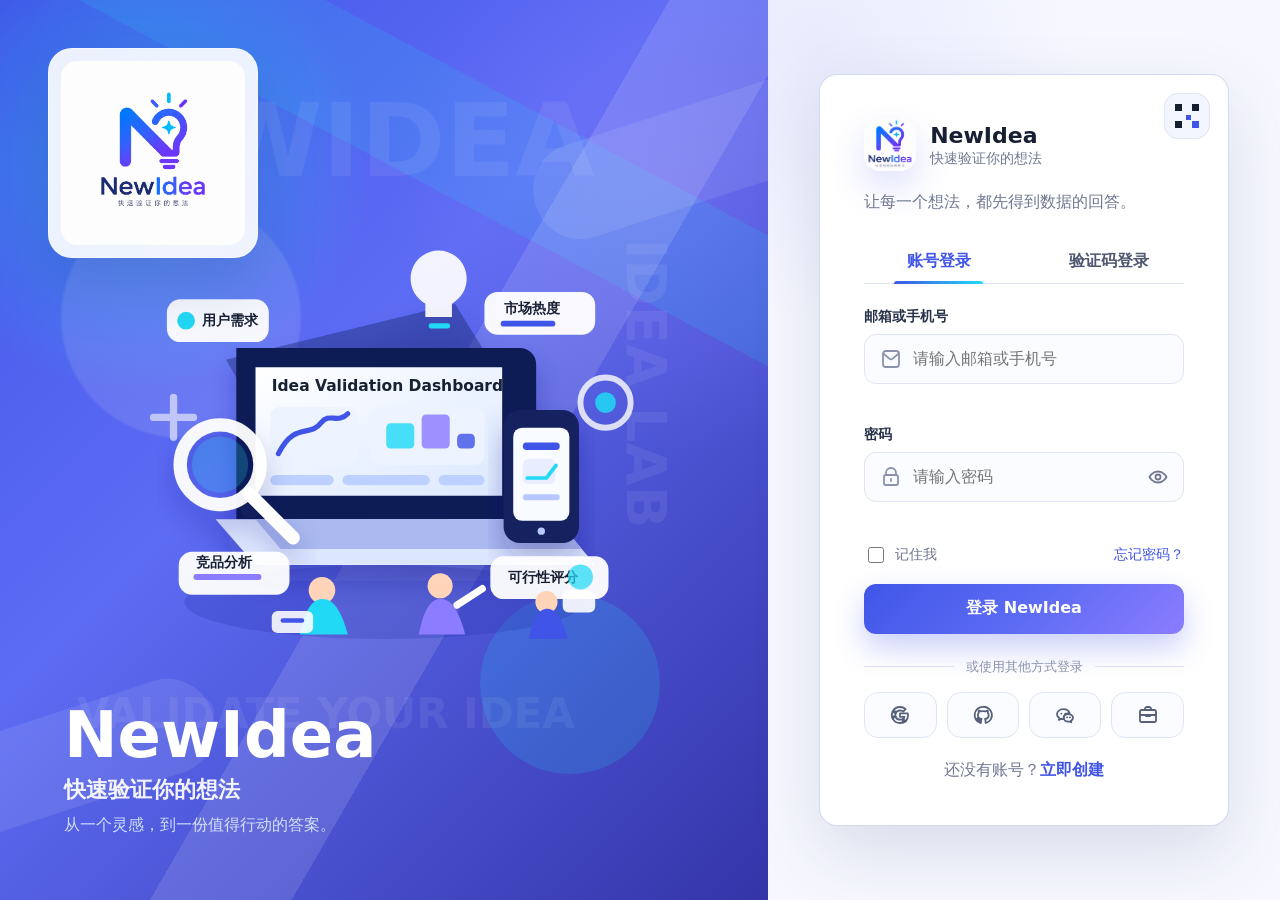
<file: index.html>
<!doctype html>
<html lang="zh-CN">
  <head>
    <meta charset="utf-8" />
    <meta name="viewport" content="width=device-width, initial-scale=1" />
    <title>NewIdea 登录</title>
    <link rel="icon" type="image/png" href="./assets/images/newidea-logo.png" />
    <link rel="stylesheet" href="./login.css" />
  </head>
  <body>
    <main id="loginApp" class="login-app" aria-label="NewIdea 登录页"></main>
    <div class="auth-toast" id="authToast" role="status" aria-live="polite"></div>
    <script src="./login-components.js"></script>
    <script src="./login.js"></script>
  </body>
</html>
</file>
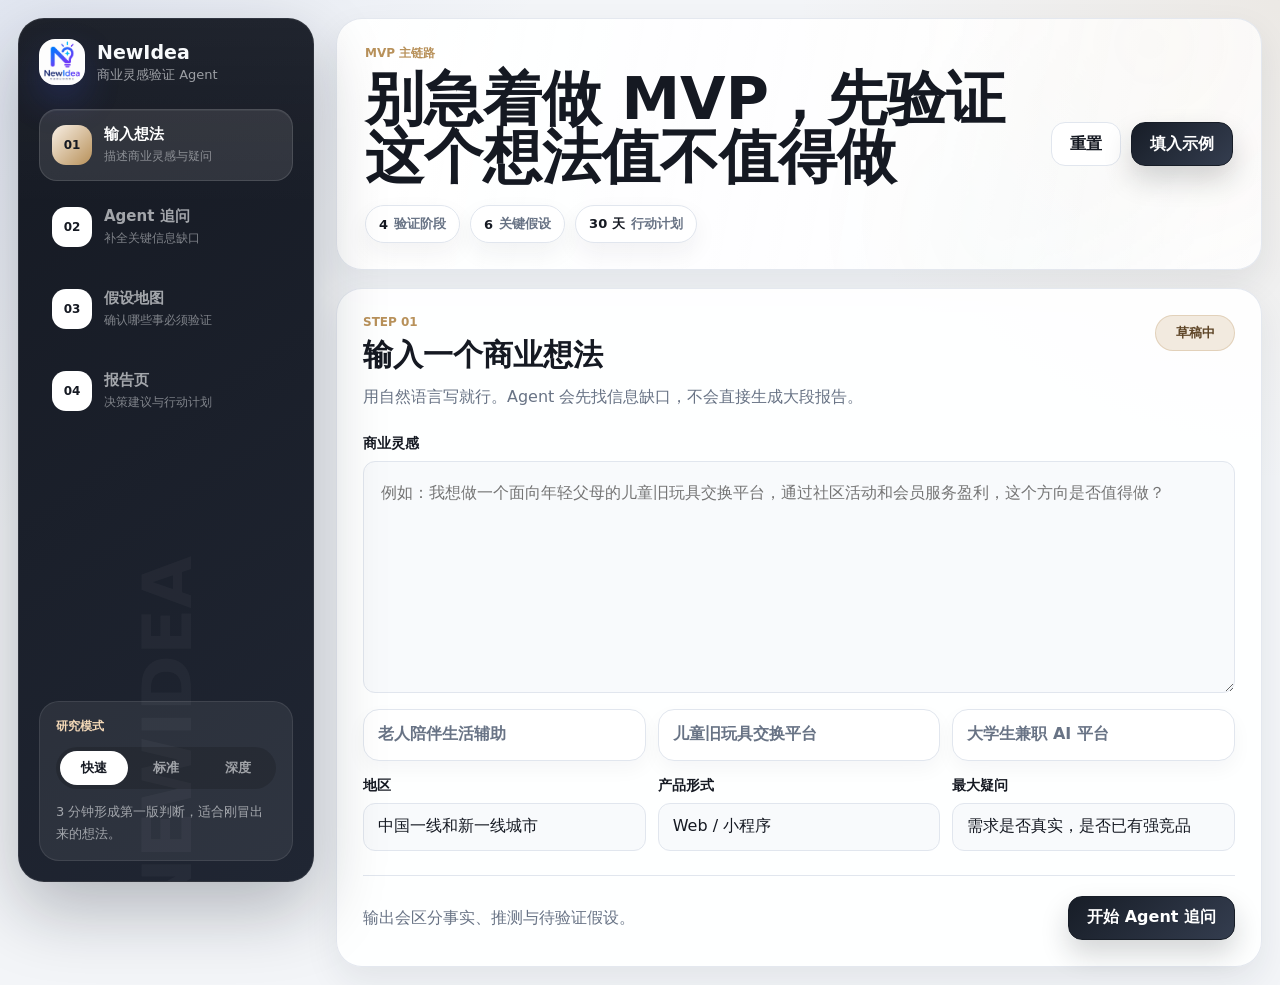
<file: app.html>
<!doctype html>
<html lang="zh-CN">
  <head>
    <meta charset="utf-8" />
    <meta name="viewport" content="width=device-width, initial-scale=1" />
    <title>NewIdea Validation Workspace</title>
    <link rel="icon" type="image/png" href="./assets/images/newidea-logo.png" />
    <link rel="stylesheet" href="./styles.css" />
  </head>
  <body>
    <div class="app-shell">
      <aside class="sidebar" aria-label="项目导航">
        <div class="brand">
          <div class="brand-mark" aria-hidden="true">
            <img src="./assets/images/newidea-logo.png" alt="" />
          </div>
          <div>
            <p class="brand-name">NewIdea</p>
            <p class="brand-subtitle">商业灵感验证 Agent</p>
          </div>
        </div>

        <nav class="steps" aria-label="验证流程">
          <button class="step is-active" data-step-jump="idea">
            <span class="step-index">01</span>
            <span>
              <strong>输入想法</strong>
              <small>描述商业灵感与疑问</small>
            </span>
          </button>
          <button class="step" data-step-jump="dialogue">
            <span class="step-index">02</span>
            <span>
              <strong>Agent 追问</strong>
              <small>补全关键信息缺口</small>
            </span>
          </button>
          <button class="step" data-step-jump="map">
            <span class="step-index">03</span>
            <span>
              <strong>假设地图</strong>
              <small>确认哪些事必须验证</small>
            </span>
          </button>
          <button class="step" data-step-jump="report">
            <span class="step-index">04</span>
            <span>
              <strong>报告页</strong>
              <small>决策建议与行动计划</small>
            </span>
          </button>
        </nav>

        <div class="mode-panel">
          <p class="eyebrow">研究模式</p>
          <div class="segmented" role="group" aria-label="选择研究模式">
            <button class="is-selected" data-mode="quick">快速</button>
            <button data-mode="standard">标准</button>
            <button data-mode="deep">深度</button>
          </div>
          <p class="mode-copy" id="modeCopy">3 分钟形成第一版判断，适合刚冒出来的想法。</p>
        </div>
      </aside>

      <main class="workspace">
        <header class="topbar">
          <div>
            <p class="eyebrow">MVP 主链路</p>
            <h1>别急着做 MVP，先验证这个想法值不值得做</h1>
            <div class="topbar-metrics" aria-label="当前项目概览">
              <span><strong>4</strong> 验证阶段</span>
              <span><strong>6</strong> 关键假设</span>
              <span><strong>30 天</strong> 行动计划</span>
            </div>
          </div>
          <div class="topbar-actions">
            <button class="ghost-button" id="resetBtn" type="button">重置</button>
            <button class="primary-button" id="demoBtn" type="button">填入示例</button>
          </div>
        </header>

        <section class="panel active-panel" id="ideaPanel" data-panel="idea" aria-labelledby="ideaTitle">
          <div class="panel-header">
            <div>
              <p class="eyebrow">Step 01</p>
              <h2 id="ideaTitle">输入一个商业想法</h2>
              <p class="section-copy">用自然语言写就行。Agent 会先找信息缺口，不会直接生成大段报告。</p>
            </div>
            <span class="status-pill">草稿中</span>
          </div>

          <label class="field">
            <span>商业灵感</span>
            <textarea id="ideaInput" rows="7" placeholder="例如：我想做一个面向年轻父母的儿童旧玩具交换平台，通过社区活动和会员服务盈利，这个方向是否值得做？"></textarea>
          </label>

          <div class="prompt-row" aria-label="示例想法">
            <button class="prompt-chip" data-example="我想做一个老人陪伴生活辅助平台，为独居或半独居老人提供陪伴聊天、用药提醒、医院陪护提醒、生活辅助和紧急求助服务。">老人陪伴生活辅助</button>
            <button class="prompt-chip" data-example="我想做一个面向年轻父母的儿童旧玩具交换平台，通过社区活动和会员服务盈利，这个方向是否值得做？">儿童旧玩具交换平台</button>
            <button class="prompt-chip" data-example="我想做一个帮助大学生寻找短期兼职的 AI 平台，根据技能、时间和地点自动匹配兼职机会。">大学生兼职 AI 平台</button>
          </div>

          <div class="idea-meta-grid">
            <label class="field compact">
              <span>地区</span>
              <input id="marketInput" type="text" value="中国一线和新一线城市" />
            </label>
            <label class="field compact">
              <span>产品形式</span>
              <input id="formatInput" type="text" value="Web / 小程序" />
            </label>
            <label class="field compact">
              <span>最大疑问</span>
              <input id="doubtInput" type="text" value="需求是否真实，是否已有强竞品" />
            </label>
          </div>

          <div class="panel-footer">
            <p class="helper-text">输出会区分事实、推测与待验证假设。</p>
            <button class="primary-button" id="startBtn" type="button">开始 Agent 追问</button>
          </div>
        </section>

        <section class="panel" id="dialoguePanel" data-panel="dialogue" aria-labelledby="dialogueTitle">
          <div class="panel-header">
            <div>
              <p class="eyebrow">Step 02</p>
              <h2 id="dialogueTitle">Agent 追问</h2>
              <p class="section-copy">一次只问少量关键问题。回答不完整时，系统会标记为待验证。</p>
            </div>
            <span class="status-pill warning">补信息</span>
          </div>

          <div class="chat-layout">
            <div class="chat-stream" id="chatStream" aria-live="polite">
              <div class="empty-state">
                <span class="empty-icon" aria-hidden="true"></span>
                <p>输入想法后，Agent 会在这里提出 3 到 5 个关键追问。</p>
              </div>
            </div>

            <div class="answer-card">
              <div class="answer-card-header">
                <h3>你的补充</h3>
                <button class="ghost-button small" id="quickAnswerBtn" type="button">快速填充</button>
              </div>
              <p class="helper-text compact-copy">这些问题会决定最终报告海报里的评分、图表、画像、竞品和下一步建议。</p>
              <label class="field">
                <span>目标用户是谁？</span>
                <input id="answerUser" type="text" placeholder="例如：25-38 岁的一二线城市年轻父母" />
              </label>
              <label class="field">
                <span>用户现在怎么解决？</span>
                <input id="answerAlternative" type="text" placeholder="例如：二手平台、亲友转赠、闲置群" />
              </label>
              <label class="field">
                <span>你的方案有什么不同？</span>
                <input id="answerDiff" type="text" placeholder="例如：本地社区活动、玩具状态标准化、信任机制" />
              </label>
              <label class="field">
                <span>你最想验证什么？</span>
                <input id="answerValidation" type="text" placeholder="例如：家长是否愿意把玩具拿出来交换并付费" />
              </label>
              <div class="question-pack">
                <p class="question-pack-title">报告海报字段</p>
                <label class="field">
                  <span>用户痛点 TOP 5</span>
                  <textarea id="answerPains" rows="3" placeholder="例如：闲置无处处理；担心卫生安全；不信任陌生交易；玩具价格高；孩子兴趣变化快"></textarea>
                </label>
                <label class="field">
                  <span>主要使用场景与占比</span>
                  <input id="answerScenes" type="text" placeholder="例如：社区交换45%，亲友转赠25%，二手平台20%，线下活动10%" />
                </label>
                <label class="field">
                  <span>付费意愿与价格区间</span>
                  <input id="answerPayment" type="text" placeholder="例如：月费19-49元；愿为消毒、配送、活动组织付费" />
                </label>
                <label class="field">
                  <span>直接竞品或替代方案</span>
                  <input id="answerCompetitors" type="text" placeholder="例如：闲鱼、社区团购群、亲子活动机构、线下跳蚤市场" />
                </label>
                <label class="field">
                  <span>用户画像关键特征</span>
                  <input id="answerPersona" type="text" placeholder="例如：二孩家庭、重视安全、时间紧、希望省钱但更在意信任" />
                </label>
                <label class="field">
                  <span>关键功能热词</span>
                  <input id="answerFeatures" type="text" placeholder="例如：身份认证、玩具消毒、同城匹配、积分交换、亲子活动" />
                </label>
  <label class="field">
                  <span>最需要规避的风险</span>
                  <input id="answerRisks" type="text" placeholder="例如：卫生安全、信任纠纷、履约成本、冷启动供给不足" />
                </label>
                <label class="field">
                  <span>商业落地路径</span>
                  <input id="answerGoToMarket" type="text" placeholder="例如：先做社区试点，再用亲子社群获客，最后扩展到城市合伙人" />
                </label>
                <label class="field">
                  <span>启动预算与资金来源</span>
                  <input id="answerBudget" type="text" placeholder="例如：前 3 个月预算 8-15 万；自筹为主，必要时找天使资金" />
                </label>
                <label class="field">
                  <span>收入模型与关键成本</span>
                  <input id="answerRevenue" type="text" placeholder="例如：订阅费、服务费、佣金；主要成本为获客、履约、人力和模型调用" />
                </label>
                <label class="field">
                  <span>当前资源与约束</span>
                  <input id="answerResources" type="text" placeholder="例如：有开发者和社群资源，但缺少线下履约团队和行业渠道" />
                </label>
              </div>
              <button class="primary-button full" id="buildMapBtn" type="button">生成假设地图</button>
            </div>
          </div>
        </section>

        <section class="panel" id="mapPanel" data-panel="map" aria-labelledby="mapTitle">
          <div class="panel-header">
            <div>
              <p class="eyebrow">Step 03</p>
              <h2 id="mapTitle">项目假设地图</h2>
              <p class="section-copy">把商业判断拆成可验证的关键假设，并标记重要性与证据状态。</p>
            </div>
            <span class="status-pill success">可确认</span>
          </div>

          <div class="map-toolbar">
            <div>
              <p class="toolbar-title" id="mapProjectName">未命名项目</p>
              <p class="helper-text">点击卡片可切换“未验证 / 部分验证 / 已确认”。</p>
            </div>
            <button class="ghost-button" id="addHypothesisBtn" type="button">添加假设</button>
          </div>

          <div class="hypothesis-grid" id="hypothesisGrid"></div>

          <div class="research-strip" aria-label="研究任务拆解">
            <div>
              <span class="task-dot"></span>
              <strong>竞品扫描</strong>
              <small>找直接竞品与替代方案</small>
            </div>
            <div>
              <span class="task-dot"></span>
              <strong>用户痛点</strong>
              <small>识别真实抱怨与现有成本</small>
            </div>
            <div>
              <span class="task-dot"></span>
              <strong>付费意愿</strong>
              <small>拆解谁付费、为什么付费</small>
            </div>
            <div>
              <span class="task-dot"></span>
              <strong>第一轮实验</strong>
              <small>设计可执行验证动作</small>
            </div>
          </div>

          <div class="panel-footer">
            <p class="helper-text">真实版本会在这里启动搜索 API 与证据采集队列。</p>
            <button class="primary-button" id="generateReportBtn" type="button">生成报告页</button>
          </div>
        </section>

        <section class="panel" id="reportPanel" data-panel="report" aria-labelledby="reportTitle">
          <div class="panel-header">
            <div>
              <p class="eyebrow">Step 04</p>
              <h2 id="reportTitle">商业可行性报告</h2>
              <p class="section-copy">不是给出确定答案，而是告诉你现在最应该验证什么。</p>
            </div>
            <div class="report-actions">
              <button class="ghost-button" id="printBtn" type="button">导出 PDF</button>
              <button class="ghost-button" id="pptBtn" type="button">生成 PPT 摘要</button>
            </div>
          </div>

          <div class="report-hero">
            <div>
              <p class="decision-label">建议验证后推进</p>
              <h3 id="reportProjectTitle">商业想法初步判断</h3>
              <p id="reportSummary">完成输入与追问后，这里会生成项目摘要。</p>
            </div>
            <div class="score-ring" aria-label="可行性评分">
              <span id="scoreValue">72</span>
              <small>可行性</small>
            </div>
          </div>

          <div class="report-grid">
            <article class="report-block">
              <h3>核心结论</h3>
              <ul id="conclusionList"></ul>
            </article>
            <article class="report-block">
              <h3>最大风险</h3>
              <ul id="riskList"></ul>
            </article>
            <article class="report-block wide">
              <h3>证据状态</h3>
              <div class="evidence-table" id="evidenceTable"></div>
            </article>
            <article class="report-block wide">
              <h3>可视化报告海报蓝图</h3>
              <div class="poster-blueprint" id="posterBlueprint"></div>
            </article>
            <article class="report-block wide">
              <h3>Agent 追问框架</h3>
              <div class="framework-grid" id="questionFramework"></div>
            </article>
            <article class="report-block wide">
              <h3>问题来源与后台咨询库</h3>
              <div class="source-library" id="questionSources"></div>
            </article>
            <article class="report-block wide">
              <h3>平台预埋提示词</h3>
              <div class="prompt-stack" id="promptStack"></div>
            </article>
            <article class="report-block wide">
              <h3>下一步 30 天验证计划</h3>
              <div class="timeline" id="timeline"></div>
            </article>
          </div>
        </section>
      </main>
    </div>

    <div class="toast" id="toast" role="status" aria-live="polite"></div>
    <script src="./app.js"></script>
  </body>
</html>
</file>
<file: login.css>
:root {
  color-scheme: light;
  --auth-bg: #f7f8ff;
  --card: #ffffff;
  --ink: #172033;
  --muted: #6f7890;
  --soft: #eef2ff;
  --line: #dfe5f6;
  --primary: #4055e8;
  --primary-2: #5d6cf4;
  --cyan: #21d9f5;
  --violet: #8c7cff;
  --deep: #3434a8;
  --danger: #d94747;
  --radius-lg: 18px;
  --radius-md: 12px;
  --shadow-card: 0 26px 70px rgba(37, 47, 96, 0.14);
  --shadow-soft: 0 16px 36px rgba(64, 85, 232, 0.18);
  --ease: cubic-bezier(0.16, 1, 0.3, 1);
}

* {
  box-sizing: border-box;
}

html,
body {
  min-height: 100%;
}

body {
  margin: 0;
  overflow: hidden;
  color: var(--ink);
  background: var(--auth-bg);
  font-family: "Microsoft YaHei", "PingFang SC", "Segoe UI", system-ui, sans-serif;
}

button,
input {
  font: inherit;
}

button {
  cursor: pointer;
}

a {
  color: var(--primary);
  text-decoration: none;
}

a:hover,
a:focus-visible {
  text-decoration: underline;
}

.login-app {
  display: grid;
  grid-template-columns: minmax(0, 3fr) minmax(420px, 2fr);
  min-height: 100dvh;
}

.visual-panel {
  position: relative;
  display: grid;
  align-content: center;
  min-height: 100dvh;
  overflow: hidden;
  padding: clamp(32px, 5vw, 72px);
  background:
    radial-gradient(circle at 18% 18%, rgba(33, 217, 245, 0.42), transparent 24%),
    radial-gradient(circle at 86% 20%, rgba(140, 124, 255, 0.35), transparent 28%),
    linear-gradient(135deg, #4055e8 0%, #5d6cf4 42%, #3434a8 100%);
}

.visual-panel::before {
  content: "";
  position: absolute;
  inset: 0;
  background:
    linear-gradient(120deg, transparent 0 52%, rgba(255, 255, 255, 0.12) 52% 63%, transparent 63%),
    linear-gradient(28deg, transparent 0 72%, rgba(33, 217, 245, 0.14) 72% 82%, transparent 82%);
  pointer-events: none;
}

.texture {
  position: absolute;
  color: rgba(255, 255, 255, 0.075);
  font-weight: 900;
  letter-spacing: 0;
  white-space: nowrap;
  pointer-events: none;
}

.texture-a {
  top: 9%;
  left: 7%;
  font-size: clamp(54px, 8vw, 126px);
}

.texture-b {
  right: -3%;
  top: 39%;
  transform: rotate(90deg);
  font-size: 56px;
}

.texture-c {
  left: 10%;
  bottom: 18%;
  font-size: 42px;
}

.shape {
  position: absolute;
  pointer-events: none;
}

.orb-a {
  width: 240px;
  height: 240px;
  left: 8%;
  top: 22%;
  border-radius: 50%;
  background: rgba(255, 255, 255, 0.11);
  filter: blur(1px);
}

.orb-b {
  width: 180px;
  height: 180px;
  right: 14%;
  bottom: 14%;
  border-radius: 50%;
  background: rgba(33, 217, 245, 0.16);
}

.slab-a,
.slab-b {
  width: 320px;
  height: 96px;
  border-radius: 46px;
  background: rgba(255, 255, 255, 0.09);
  transform: rotate(-18deg);
}

.slab-a {
  right: -80px;
  top: 12%;
}

.slab-b {
  left: -100px;
  bottom: 10%;
}

.illustration-stage {
  position: relative;
  z-index: 1;
  display: grid;
  place-items: center;
  min-height: min(58dvh, 620px);
}

.visual-logo-card {
  position: absolute;
  z-index: 2;
  top: clamp(24px, 4vw, 48px);
  left: clamp(24px, 4vw, 48px);
  width: min(18vw, 210px);
  padding: 12px;
  background: rgba(255, 255, 255, 0.9);
  border: 1px solid rgba(255, 255, 255, 0.5);
  border-radius: 24px;
  box-shadow: 0 24px 60px rgba(31, 38, 132, 0.22);
  pointer-events: none;
}

.visual-logo-card img {
  display: block;
  width: 100%;
  height: auto;
  border-radius: 16px;
}

.idea-scene {
  width: min(90%, 820px);
  height: auto;
  overflow: visible;
}

.svg-title {
  fill: #172033;
  font-size: 21px;
  font-weight: 900;
}

.svg-label {
  fill: #172033;
  font-size: 19px;
  font-weight: 900;
}

.float-slow {
  animation: floatSlow 7s var(--ease) infinite alternate;
}

.float-fast {
  animation: floatFast 5.8s var(--ease) infinite alternate;
}

.spark-card {
  animation: cardFloat 6s var(--ease) infinite alternate;
}

.card-two,
.person-b {
  animation-delay: -1.4s;
}

.card-three,
.person-c {
  animation-delay: -2.1s;
}

.person {
  animation: personFloat 5.5s var(--ease) infinite alternate;
}

.magnifier {
  transform-origin: 168px 330px;
  animation: inspectPulse 6s var(--ease) infinite alternate;
}

.visual-copy {
  position: absolute;
  z-index: 2;
  left: clamp(32px, 5vw, 72px);
  bottom: clamp(32px, 5vw, 72px);
  color: #ffffff;
}

.visual-copy h1 {
  margin: 0 0 8px;
  font-size: clamp(42px, 5vw, 76px);
  line-height: 1;
  letter-spacing: 0;
}

.visual-copy p {
  margin: 0 0 10px;
  color: rgba(255, 255, 255, 0.92);
  font-size: 22px;
  font-weight: 800;
}

.visual-copy span {
  color: rgba(229, 244, 255, 0.86);
  font-size: 16px;
}

.auth-side {
  display: grid;
  min-height: 100dvh;
  place-items: center;
  padding: clamp(24px, 4vw, 56px);
  background:
    radial-gradient(circle at 10% 6%, rgba(64, 85, 232, 0.08), transparent 28%),
    var(--auth-bg);
}

.login-card {
  position: relative;
  width: min(100%, 468px);
  padding: 44px;
  background: var(--card);
  border: 1px solid rgba(207, 216, 242, 0.9);
  border-radius: var(--radius-lg);
  box-shadow: var(--shadow-card);
}

.auth-brand {
  display: flex;
  align-items: center;
  gap: 14px;
}

.auth-logo {
  display: grid;
  width: 52px;
  height: 52px;
  place-items: center;
  overflow: hidden;
  padding: 4px;
  color: #fff;
  background: #ffffff;
  border-radius: 16px;
  box-shadow: var(--shadow-soft);
}

.auth-logo img {
  width: 100%;
  height: 100%;
  object-fit: cover;
  object-position: center 31%;
  transform: scale(1.72);
}

.auth-logo svg,
.auth-input-icon svg,
.input-action svg,
.social-button svg {
  width: 24px;
  height: 24px;
  fill: none;
  stroke: currentColor;
  stroke-width: 1.8;
  stroke-linecap: round;
  stroke-linejoin: round;
}

.auth-logo svg {
  width: 34px;
  height: 34px;
  fill: currentColor;
  stroke: none;
}

.auth-brand strong,
.auth-brand span {
  display: block;
}

.auth-brand strong {
  font-size: 22px;
  font-weight: 900;
}

.auth-brand span {
  margin-top: 2px;
  color: var(--muted);
  font-size: 14px;
}

.auth-kicker {
  margin: 18px 0 26px;
  color: var(--muted);
  line-height: 1.6;
}

.qr-login {
  position: absolute;
  top: 18px;
  right: 18px;
  display: grid;
  width: 46px;
  height: 46px;
  place-items: center;
  background: #f4f6ff;
  border: 1px solid var(--line);
  border-radius: 14px;
}

.qr-login:hover,
.qr-login:focus-visible {
  border-color: var(--primary);
  outline: none;
}

.qr-grid {
  width: 24px;
  height: 24px;
  background:
    linear-gradient(var(--ink) 0 0) 0 0 / 7px 7px,
    linear-gradient(var(--ink) 0 0) 17px 0 / 7px 7px,
    linear-gradient(var(--ink) 0 0) 0 17px / 7px 7px,
    linear-gradient(var(--primary) 0 0) 11px 11px / 5px 5px,
    linear-gradient(var(--primary) 0 0) 17px 17px / 7px 7px;
  background-repeat: no-repeat;
}

.qr-tooltip {
  position: absolute;
  right: 0;
  bottom: calc(100% + 8px);
  width: max-content;
  max-width: 220px;
  padding: 8px 10px;
  color: #fff;
  background: #172033;
  border-radius: 10px;
  font-size: 12px;
  opacity: 0;
  transform: translateY(6px);
  pointer-events: none;
  transition: opacity 180ms var(--ease), transform 180ms var(--ease);
}

.qr-login:hover .qr-tooltip,
.qr-login:focus-visible .qr-tooltip {
  opacity: 1;
  transform: translateY(0);
}

.auth-tabs {
  display: grid;
  grid-template-columns: repeat(2, 1fr);
  gap: 22px;
  margin-bottom: 24px;
  border-bottom: 1px solid var(--line);
}

.auth-tab {
  position: relative;
  min-height: 42px;
  color: #4f5870;
  background: transparent;
  border: 0;
  font-weight: 900;
}

.auth-tab::after {
  content: "";
  position: absolute;
  left: 20%;
  right: 20%;
  bottom: -1px;
  height: 3px;
  background: linear-gradient(90deg, var(--primary), var(--cyan));
  border-radius: 999px 999px 0 0;
  opacity: 0;
  transform: scaleX(0.5);
  transition: opacity 180ms var(--ease), transform 180ms var(--ease);
}

.auth-tab.is-active {
  color: var(--primary);
}

.auth-tab.is-active::after {
  opacity: 1;
  transform: scaleX(1);
}

.auth-tab:focus-visible,
.submit-button:focus-visible,
.social-button:focus-visible,
.input-action:focus-visible,
.code-button:focus-visible {
  outline: 3px solid rgba(64, 85, 232, 0.18);
  outline-offset: 2px;
}

.auth-form {
  display: grid;
  gap: 16px;
}

.auth-form.is-hidden {
  display: none;
}

.auth-field {
  display: grid;
  gap: 8px;
}

.auth-field > span {
  color: #26314a;
  font-size: 14px;
  font-weight: 900;
}

.auth-input-wrap {
  position: relative;
  display: flex;
  align-items: center;
}

.auth-input-icon {
  position: absolute;
  left: 15px;
  display: grid;
  width: 22px;
  place-items: center;
  color: #8993ad;
  pointer-events: none;
}

.auth-field input[type="text"],
.auth-field input[type="password"] {
  width: 100%;
  height: 50px;
  padding: 0 48px 0 48px;
  color: var(--ink);
  background: #fbfcff;
  border: 1px solid var(--line);
  border-radius: var(--radius-md);
  outline: none;
  transition: border-color 180ms var(--ease), box-shadow 180ms var(--ease), background 180ms var(--ease);
}

.auth-field input:focus {
  background: #fff;
  border-color: var(--primary);
  box-shadow: 0 0 0 4px rgba(64, 85, 232, 0.11);
}

.auth-field.has-error input {
  border-color: var(--danger);
  box-shadow: 0 0 0 4px rgba(217, 71, 71, 0.08);
}

.input-action,
.code-button {
  position: absolute;
  right: 8px;
  display: grid;
  min-width: 36px;
  min-height: 36px;
  place-items: center;
  color: var(--muted);
  background: transparent;
  border: 0;
  border-radius: 9px;
}

.input-action:hover,
.code-button:hover {
  color: var(--primary);
  background: #f1f4ff;
}

.code-button {
  padding: 0 10px;
  color: var(--primary);
  font-size: 13px;
  font-weight: 900;
  white-space: nowrap;
}

.code-button:disabled {
  color: #99a1b6;
  cursor: not-allowed;
}

.field-error {
  min-height: 18px;
  color: var(--danger);
  font-size: 12px;
}

.form-row {
  display: flex;
  align-items: center;
  justify-content: space-between;
  gap: 12px;
  color: var(--muted);
  font-size: 14px;
}

.remember-me {
  display: inline-flex;
  align-items: center;
  gap: 8px;
  cursor: pointer;
}

.remember-me input {
  width: 16px;
  height: 16px;
  accent-color: var(--primary);
}

.code-hint {
  justify-content: flex-start;
  line-height: 1.5;
}

.submit-button {
  position: relative;
  display: inline-flex;
  align-items: center;
  justify-content: center;
  gap: 10px;
  width: 100%;
  height: 50px;
  margin-top: 2px;
  color: #fff;
  background: linear-gradient(135deg, var(--primary), var(--primary-2) 52%, var(--violet));
  border: 0;
  border-radius: var(--radius-md);
  box-shadow: 0 14px 30px rgba(64, 85, 232, 0.28);
  font-weight: 900;
  transition: transform 180ms var(--ease), box-shadow 180ms var(--ease), filter 180ms var(--ease);
}

.submit-button:hover {
  transform: translateY(-2px);
  box-shadow: 0 18px 36px rgba(64, 85, 232, 0.34);
}

.submit-button:active,
.social-button:active,
.qr-login:active {
  transform: scale(0.98);
}

.submit-button:disabled {
  cursor: wait;
  filter: saturate(0.82);
}

.button-spinner {
  display: none;
  width: 18px;
  height: 18px;
  border: 2px solid rgba(255, 255, 255, 0.45);
  border-top-color: #fff;
  border-radius: 50%;
  animation: spin 800ms linear infinite;
}

.submit-button.is-loading .button-spinner {
  display: inline-block;
}

.divider {
  display: grid;
  grid-template-columns: 1fr auto 1fr;
  gap: 12px;
  align-items: center;
  margin: 24px 0 16px;
  color: #8d96ad;
  font-size: 13px;
}

.divider::before,
.divider::after {
  content: "";
  height: 1px;
  background: var(--line);
}

.social-grid {
  display: grid;
  grid-template-columns: repeat(4, 1fr);
  gap: 10px;
}

.social-button {
  display: grid;
  min-height: 46px;
  place-items: center;
  color: #566078;
  background: #fbfcff;
  border: 1px solid var(--line);
  border-radius: 14px;
  transition: transform 180ms var(--ease), border-color 180ms var(--ease), background 180ms var(--ease);
}

.social-button:hover {
  color: var(--primary);
  background: #f4f6ff;
  border-color: rgba(64, 85, 232, 0.32);
}

.signup-line {
  margin: 22px 0 0;
  color: var(--muted);
  text-align: center;
}

.signup-line a {
  font-weight: 900;
}

.auth-toast {
  position: fixed;
  right: 24px;
  bottom: 24px;
  z-index: 20;
  max-width: 320px;
  padding: 12px 14px;
  color: #fff;
  background: #172033;
  border-radius: 12px;
  box-shadow: var(--shadow-card);
  opacity: 0;
  transform: translateY(12px);
  pointer-events: none;
  transition: opacity 220ms var(--ease), transform 220ms var(--ease);
}

.auth-toast.is-visible {
  opacity: 1;
  transform: translateY(0);
}

@keyframes floatSlow {
  from {
    transform: translateY(0);
  }
  to {
    transform: translateY(-14px);
  }
}

@keyframes floatFast {
  from {
    transform: translateY(0) translateX(0);
  }
  to {
    transform: translateY(-18px) translateX(8px);
  }
}

@keyframes cardFloat {
  from {
    transform: translateY(0);
  }
  to {
    transform: translateY(-12px);
  }
}

@keyframes personFloat {
  from {
    transform: translateY(0);
  }
  to {
    transform: translateY(-7px);
  }
}

@keyframes inspectPulse {
  from {
    transform: rotate(-2deg) scale(0.98);
  }
  to {
    transform: rotate(3deg) scale(1.02);
  }
}

@keyframes spin {
  to {
    transform: rotate(360deg);
  }
}

@media (max-width: 1180px) {
  .login-app {
    grid-template-columns: 1fr 470px;
  }

  .visual-panel {
    padding: 36px;
  }

  .texture-a {
    font-size: 76px;
  }
}

@media (max-width: 900px) {
  body {
    overflow: auto;
  }

  .login-app {
    display: block;
    min-height: 100dvh;
    background:
      radial-gradient(circle at 20% 8%, rgba(33, 217, 245, 0.18), transparent 28%),
      linear-gradient(135deg, rgba(64, 85, 232, 0.12), rgba(140, 124, 255, 0.1)),
      var(--auth-bg);
  }

  .visual-panel {
    display: block;
    min-height: auto;
    padding: 24px 24px 0;
    background: transparent;
  }

  .visual-panel::before,
  .texture,
  .shape,
  .visual-logo-card,
  .illustration-stage {
    display: none;
  }

  .visual-copy {
    position: static;
    color: var(--ink);
    text-align: center;
  }

  .visual-copy h1 {
    font-size: 36px;
  }

  .visual-copy p {
    color: var(--primary);
    font-size: 18px;
  }

  .visual-copy span {
    color: var(--muted);
  }

  .auth-side {
    min-height: auto;
    padding: 24px;
  }

  .login-card {
    width: min(100%, 480px);
    padding: 34px 28px;
  }
}

@media (max-width: 520px) {
  .auth-side {
    padding: 18px;
  }

  .login-card {
    padding: 30px 20px;
    border-radius: 16px;
  }

  .auth-brand {
    padding-right: 54px;
  }

  .form-row {
    align-items: flex-start;
  }

  .social-grid {
    grid-template-columns: repeat(2, 1fr);
  }

  .auth-toast {
    right: 18px;
    left: 18px;
    bottom: 18px;
    max-width: none;
  }
}

@media (max-height: 760px) and (min-width: 901px) {
  .login-card {
    padding: 30px 36px;
  }

  .auth-kicker,
  .divider {
    margin-top: 12px;
    margin-bottom: 12px;
  }

  .auth-form {
    gap: 10px;
  }

  .field-error {
    min-height: 14px;
  }
}

@media (prefers-reduced-motion: reduce) {
  *,
  *::before,
  *::after {
    animation-duration: 1ms !important;
    transition-duration: 1ms !important;
    scroll-behavior: auto !important;
  }
}
</file>
<file: styles.css>
:root {
  color-scheme: light;
  --bg: #f3f5f8;
  --surface: #ffffff;
  --surface-2: #f8fafc;
  --sidebar: #151922;
  --sidebar-2: #202633;
  --ink: #151922;
  --muted: #687385;
  --faint: #9aa4b5;
  --line: #e1e6ee;
  --line-strong: #cfd7e4;
  --accent: #b8915a;
  --accent-soft: #f2eadf;
  --teal: #4c8f88;
  --blue: #4f6fbb;
  --warn: #b7791f;
  --success: #2e8064;
  --danger: #c85d4b;
  --shadow: 0 24px 60px rgba(31, 38, 52, 0.1);
  --shadow-soft: 0 14px 34px rgba(31, 38, 52, 0.08);
  --radius: 18px;
  --radius-sm: 12px;
  --ease: cubic-bezier(0.16, 1, 0.3, 1);
}

* {
  box-sizing: border-box;
}

html {
  min-height: 100%;
}

body {
  margin: 0;
  min-height: 100dvh;
  color: var(--ink);
  background:
    linear-gradient(135deg, rgba(79, 111, 187, 0.1), transparent 24%),
    radial-gradient(circle at top right, rgba(184, 145, 90, 0.12), transparent 30%),
    var(--bg);
  font-family: "Microsoft YaHei", "PingFang SC", "Segoe UI", system-ui, sans-serif;
}

button,
input,
textarea {
  font: inherit;
}

button {
  cursor: pointer;
}

.app-shell {
  display: grid;
  grid-template-columns: 296px minmax(0, 1fr);
  gap: 22px;
  min-height: 100dvh;
  padding: 18px;
}

.sidebar {
  position: sticky;
  top: 18px;
  height: calc(100dvh - 36px);
  display: grid;
  grid-template-rows: auto 1fr auto;
  gap: 24px;
  overflow: hidden;
  padding: 20px;
  color: #f8fafc;
  background:
    linear-gradient(180deg, rgba(255, 255, 255, 0.04), transparent 22%),
    linear-gradient(145deg, var(--sidebar), var(--sidebar-2));
  border: 1px solid rgba(255, 255, 255, 0.08);
  border-radius: 26px;
  box-shadow: 0 28px 70px rgba(16, 22, 35, 0.28);
}

.sidebar::before {
  content: "NEWIDEA";
  position: absolute;
  right: -34px;
  bottom: 106px;
  color: rgba(255, 255, 255, 0.035);
  font-size: 68px;
  font-weight: 900;
  letter-spacing: 0;
  transform: rotate(-90deg);
  pointer-events: none;
}

.brand {
  position: relative;
  z-index: 1;
  display: flex;
  align-items: center;
  gap: 12px;
}

.brand-mark {
  display: grid;
  width: 46px;
  height: 46px;
  place-items: center;
  overflow: hidden;
  padding: 4px;
  color: var(--sidebar);
  background: #ffffff;
  border: 1px solid rgba(255, 255, 255, 0.18);
  border-radius: 16px;
  box-shadow: 0 16px 36px rgba(64, 85, 232, 0.22);
  font-size: 22px;
  font-weight: 900;
}

.brand-mark img {
  width: 100%;
  height: 100%;
  object-fit: cover;
  object-position: center 31%;
  transform: scale(1.72);
}

.brand-name,
.brand-subtitle,
.eyebrow,
.section-copy,
.helper-text,
.mode-copy,
.toolbar-title {
  margin: 0;
}

.brand-name {
  font-size: 19px;
  font-weight: 900;
}

.brand-subtitle {
  margin-top: 3px;
  color: rgba(248, 250, 252, 0.58);
  font-size: 13px;
}

.steps {
  position: relative;
  z-index: 1;
  display: grid;
  align-content: start;
  gap: 10px;
}

.step {
  display: grid;
  grid-template-columns: 40px 1fr;
  gap: 12px;
  align-items: center;
  width: 100%;
  min-height: 72px;
  padding: 12px;
  color: rgba(248, 250, 252, 0.62);
  text-align: left;
  background: transparent;
  border: 1px solid transparent;
  border-radius: 18px;
  transition: transform 180ms var(--ease), background 180ms var(--ease), color 180ms var(--ease), border-color 180ms var(--ease);
}

.step:hover,
.step:focus-visible {
  color: #fff;
  background: rgba(255, 255, 255, 0.07);
  outline: none;
}

.step:active,
.primary-button:active,
.ghost-button:active,
.prompt-chip:active,
.hypothesis-card:active {
  transform: scale(0.985);
}

.step.is-active {
  color: #fff;
  background: rgba(255, 255, 255, 0.1);
  border-color: rgba(248, 250, 252, 0.12);
  box-shadow: inset 0 1px 0 rgba(255, 255, 255, 0.06);
}

.step-index {
  display: grid;
  height: 40px;
  place-items: center;
  color: var(--sidebar);
  background: #ffffff;
  border-radius: 14px;
  font-size: 12px;
  font-weight: 900;
}

.step.is-active .step-index {
  background: linear-gradient(135deg, #f8efe4, var(--accent));
}

.step strong,
.step small {
  display: block;
}

.step strong {
  font-size: 15px;
}

.step small {
  margin-top: 4px;
  color: rgba(248, 250, 252, 0.46);
  font-size: 12px;
  line-height: 1.35;
}

.mode-panel {
  position: relative;
  z-index: 1;
  padding: 16px;
  background: rgba(255, 255, 255, 0.07);
  border: 1px solid rgba(255, 255, 255, 0.09);
  border-radius: 20px;
}

.eyebrow {
  color: var(--accent);
  font-size: 12px;
  font-weight: 900;
  letter-spacing: 0;
  text-transform: uppercase;
}

.mode-panel .eyebrow {
  color: #f4d9b8;
}

.segmented {
  display: grid;
  grid-template-columns: repeat(3, 1fr);
  gap: 4px;
  margin: 12px 0;
  padding: 4px;
  background: rgba(0, 0, 0, 0.16);
  border-radius: 999px;
}

.segmented button {
  min-height: 34px;
  color: rgba(248, 250, 252, 0.58);
  background: transparent;
  border: 0;
  border-radius: 999px;
  font-size: 13px;
  font-weight: 800;
}

.segmented .is-selected {
  color: var(--sidebar);
  background: #ffffff;
}

.mode-copy {
  color: rgba(248, 250, 252, 0.58);
  font-size: 13px;
  line-height: 1.65;
}

.section-copy,
.helper-text {
  color: var(--muted);
  line-height: 1.65;
}

.compact-copy {
  font-size: 13px;
}

.workspace {
  display: grid;
  align-content: start;
  gap: 18px;
  min-width: 0;
}

.topbar,
.panel {
  background: rgba(255, 255, 255, 0.92);
  border: 1px solid rgba(225, 230, 238, 0.9);
  border-radius: 26px;
  box-shadow: var(--shadow-soft);
}

.topbar {
  display: grid;
  grid-template-columns: minmax(0, 1fr) auto;
  align-items: center;
  gap: 24px;
  min-height: 180px;
  overflow: hidden;
  padding: 26px 28px;
  background:
    linear-gradient(100deg, rgba(255, 255, 255, 0.95), rgba(255, 255, 255, 0.82)),
    radial-gradient(circle at 88% 10%, rgba(184, 145, 90, 0.22), transparent 28%),
    radial-gradient(circle at 72% 82%, rgba(76, 143, 136, 0.16), transparent 28%);
}

.topbar h1 {
  max-width: 900px;
  margin: 8px 0 0;
  font-size: clamp(34px, 4.6vw, 64px);
  line-height: 0.98;
  letter-spacing: 0;
}

.topbar-metrics {
  display: flex;
  flex-wrap: wrap;
  gap: 10px;
  margin-top: 20px;
}

.topbar-metrics span {
  display: inline-flex;
  align-items: center;
  min-height: 38px;
  padding: 0 13px;
  color: var(--muted);
  background: #fff;
  border: 1px solid var(--line);
  border-radius: 999px;
  box-shadow: 0 10px 24px rgba(31, 38, 52, 0.06);
  font-size: 13px;
  font-weight: 800;
}

.topbar-metrics strong {
  margin-right: 6px;
  color: var(--ink);
}

.topbar-actions,
.report-actions,
.panel-footer {
  display: flex;
  align-items: center;
  gap: 10px;
  flex-wrap: wrap;
}

.panel {
  display: none;
  padding: 26px;
  animation: panelIn 320ms var(--ease);
}

.panel.active-panel {
  display: block;
}

@keyframes panelIn {
  from {
    opacity: 0;
    transform: translateY(8px);
  }
  to {
    opacity: 1;
    transform: translateY(0);
  }
}

.panel-header {
  display: flex;
  justify-content: space-between;
  gap: 20px;
  margin-bottom: 24px;
}

.panel-header h2 {
  margin: 6px 0 8px;
  font-size: 30px;
  letter-spacing: 0;
}

.status-pill {
  align-self: start;
  min-width: 80px;
  padding: 8px 12px;
  color: #5e4527;
  text-align: center;
  background: var(--accent-soft);
  border: 1px solid rgba(184, 145, 90, 0.28);
  border-radius: 999px;
  font-size: 13px;
  font-weight: 900;
}

.status-pill.warning {
  color: #7f5a12;
  background: #fff3d8;
  border-color: rgba(183, 121, 31, 0.24);
}

.status-pill.success {
  color: #1f6846;
  background: #dcf3e9;
  border-color: rgba(46, 128, 100, 0.22);
}

.field {
  display: grid;
  gap: 8px;
}

.field span {
  color: var(--ink);
  font-size: 14px;
  font-weight: 900;
}

textarea,
input {
  width: 100%;
  color: var(--ink);
  background: var(--surface-2);
  border: 1px solid var(--line);
  border-radius: var(--radius-sm);
  outline: none;
  transition: border-color 160ms var(--ease), box-shadow 160ms var(--ease), background 160ms var(--ease);
}

textarea {
  resize: vertical;
  min-height: 176px;
  padding: 17px;
  line-height: 1.75;
}

input {
  min-height: 48px;
  padding: 0 14px;
}

textarea:focus,
input:focus {
  background: #fff;
  border-color: var(--accent);
  box-shadow: 0 0 0 4px rgba(184, 145, 90, 0.14);
}

.prompt-row,
.idea-meta-grid {
  display: grid;
  gap: 12px;
  margin-top: 16px;
}

.prompt-row {
  grid-template-columns: repeat(3, minmax(0, 1fr));
}

.prompt-chip {
  min-height: 52px;
  padding: 12px 14px;
  color: var(--muted);
  text-align: left;
  background: #fff;
  border: 1px solid var(--line);
  border-radius: 16px;
  box-shadow: 0 8px 20px rgba(31, 38, 52, 0.04);
  font-weight: 800;
  transition: transform 160ms var(--ease), border-color 160ms var(--ease), color 160ms var(--ease), box-shadow 160ms var(--ease);
}

.prompt-chip:hover,
.prompt-chip:focus-visible {
  color: var(--ink);
  border-color: rgba(184, 145, 90, 0.42);
  box-shadow: 0 14px 28px rgba(31, 38, 52, 0.08);
  outline: none;
}

.idea-meta-grid {
  grid-template-columns: repeat(3, minmax(0, 1fr));
}

.panel-footer {
  justify-content: space-between;
  margin-top: 24px;
  padding-top: 20px;
  border-top: 1px solid var(--line);
}

.primary-button,
.ghost-button {
  min-height: 44px;
  padding: 0 18px;
  border-radius: 14px;
  font-weight: 900;
  transition: transform 160ms var(--ease), border-color 160ms var(--ease), background 160ms var(--ease), box-shadow 160ms var(--ease);
}

.primary-button {
  color: #fff;
  background: linear-gradient(135deg, #171d27, #343d4f);
  border: 1px solid #171d27;
  box-shadow: 0 14px 28px rgba(21, 25, 34, 0.18);
}

.primary-button:hover,
.primary-button:focus-visible {
  background: linear-gradient(135deg, #202736, #43506a);
  box-shadow: 0 18px 34px rgba(21, 25, 34, 0.22);
  outline: none;
}

.ghost-button {
  color: var(--ink);
  background: #fff;
  border: 1px solid var(--line);
}

.ghost-button:hover,
.ghost-button:focus-visible {
  border-color: var(--accent);
  box-shadow: 0 10px 22px rgba(31, 38, 52, 0.07);
  outline: none;
}

.ghost-button.small {
  min-height: 36px;
  padding: 0 12px;
  font-size: 13px;
}

.primary-button.full {
  width: 100%;
  margin-top: 4px;
}

.chat-layout {
  display: grid;
  grid-template-columns: minmax(0, 1fr) 390px;
  gap: 18px;
}

.chat-stream {
  min-height: 500px;
  padding: 18px;
  background:
    linear-gradient(180deg, rgba(248, 250, 252, 0.92), rgba(255, 255, 255, 0.92)),
    repeating-linear-gradient(0deg, transparent 0 42px, rgba(225, 230, 238, 0.5) 42px 43px);
  border: 1px solid var(--line);
  border-radius: 20px;
}

.empty-state {
  display: grid;
  min-height: 440px;
  place-items: center;
  align-content: center;
  gap: 14px;
  color: var(--muted);
  text-align: center;
}

.empty-icon {
  width: 46px;
  height: 46px;
  border: 9px solid rgba(184, 145, 90, 0.16);
  border-top-color: var(--accent);
  border-radius: 50%;
}

.message {
  max-width: 86%;
  margin-bottom: 12px;
  padding: 14px 15px;
  line-height: 1.68;
  background: #fff;
  border: 1px solid var(--line);
  border-radius: 18px;
  box-shadow: 0 8px 20px rgba(31, 38, 52, 0.04);
}

.message.user {
  margin-left: auto;
  color: #fff;
  background: linear-gradient(135deg, #384357, #171d27);
  border-color: #384357;
}

.message strong {
  display: block;
  margin-bottom: 3px;
}

.answer-card,
.report-block {
  padding: 18px;
  background: #fff;
  border: 1px solid var(--line);
  border-radius: 20px;
  box-shadow: 0 10px 26px rgba(31, 38, 52, 0.05);
}

.answer-card {
  display: grid;
  gap: 14px;
  align-content: start;
}

.question-pack {
  display: grid;
  gap: 12px;
  margin-top: 4px;
  padding: 14px;
  background: var(--surface-2);
  border: 1px solid var(--line);
  border-radius: 18px;
}

.question-pack-title {
  margin: 0;
  color: var(--accent);
  font-size: 13px;
  font-weight: 900;
}

.answer-card-header {
  display: flex;
  align-items: center;
  justify-content: space-between;
  gap: 12px;
}

.answer-card h3,
.report-block h3 {
  margin: 0;
  font-size: 17px;
}

.map-toolbar {
  display: flex;
  align-items: center;
  justify-content: space-between;
  gap: 14px;
  margin-bottom: 16px;
}

.toolbar-title {
  font-size: 22px;
  font-weight: 900;
}

.hypothesis-grid {
  display: grid;
  grid-template-columns: repeat(3, minmax(0, 1fr));
  gap: 14px;
}

.hypothesis-card {
  display: grid;
  gap: 12px;
  min-height: 194px;
  padding: 18px;
  text-align: left;
  background: #fff;
  border: 1px solid var(--line);
  border-radius: 20px;
  box-shadow: 0 10px 26px rgba(31, 38, 52, 0.05);
  transition: transform 160ms var(--ease), border-color 160ms var(--ease), box-shadow 160ms var(--ease);
}

.hypothesis-card::before {
  content: "";
  width: 42px;
  height: 4px;
  background: var(--accent);
  border-radius: 999px;
}

.hypothesis-card:nth-child(2n)::before {
  background: var(--teal);
}

.hypothesis-card:nth-child(3n)::before {
  background: var(--blue);
}

.hypothesis-card:hover,
.hypothesis-card:focus-visible {
  border-color: rgba(184, 145, 90, 0.42);
  box-shadow: 0 18px 34px rgba(31, 38, 52, 0.08);
  outline: none;
}

.hypothesis-card h3 {
  margin: 0;
  font-size: 17px;
}

.hypothesis-card p {
  margin: 0;
  color: var(--muted);
  line-height: 1.65;
}

.card-meta {
  display: flex;
  align-items: center;
  justify-content: space-between;
  gap: 10px;
  margin-top: auto;
}

.badge {
  display: inline-flex;
  align-items: center;
  min-height: 28px;
  padding: 0 10px;
  border-radius: 999px;
  font-size: 12px;
  font-weight: 900;
}

.badge.unverified {
  color: #8a4b12;
  background: #fff3dc;
}

.badge.partial {
  color: #1e6178;
  background: #dff2f6;
}

.badge.confirmed {
  color: #1f6846;
  background: #dcf3e9;
}

.importance {
  color: var(--muted);
  font-size: 13px;
}

.research-strip {
  display: grid;
  grid-template-columns: repeat(4, minmax(0, 1fr));
  gap: 12px;
  margin-top: 18px;
}

.research-strip div {
  display: grid;
  gap: 8px;
  padding: 16px;
  background: var(--surface-2);
  border: 1px solid var(--line);
  border-radius: 18px;
}

.task-dot {
  width: 10px;
  height: 10px;
  background: var(--accent);
  border-radius: 50%;
  box-shadow: 0 0 0 5px rgba(184, 145, 90, 0.14);
}

.research-strip small {
  color: var(--muted);
  line-height: 1.45;
}

.report-hero {
  display: grid;
  grid-template-columns: minmax(0, 1fr) 160px;
  gap: 20px;
  align-items: center;
  margin-bottom: 18px;
  overflow: hidden;
  padding: 24px;
  color: #fff;
  background:
    radial-gradient(circle at 88% 20%, rgba(184, 145, 90, 0.35), transparent 30%),
    linear-gradient(135deg, #171d27, #354156 58%, #4c625f);
  border-radius: 22px;
}

.decision-label {
  display: inline-flex;
  margin: 0 0 14px;
  padding: 8px 11px;
  color: #4f3516;
  background: #f5e6d1;
  border-radius: 999px;
  font-weight: 900;
}

.report-hero h3 {
  margin: 0;
  font-size: 32px;
  letter-spacing: 0;
}

.report-hero p:last-child {
  max-width: 780px;
  margin: 10px 0 0;
  color: rgba(255, 255, 255, 0.78);
  line-height: 1.75;
}

.score-ring {
  display: grid;
  width: 138px;
  height: 138px;
  place-items: center;
  align-content: center;
  justify-self: end;
  border: 10px solid rgba(255, 255, 255, 0.16);
  border-top-color: #f5e6d1;
  border-right-color: var(--teal);
  border-radius: 50%;
}

.score-ring span {
  font-size: 40px;
  font-weight: 900;
}

.score-ring small {
  color: rgba(255, 255, 255, 0.7);
}

.report-grid {
  display: grid;
  grid-template-columns: repeat(2, minmax(0, 1fr));
  gap: 14px;
}

.report-block.wide {
  grid-column: 1 / -1;
}

.report-block ul {
  display: grid;
  gap: 10px;
  margin: 14px 0 0;
  padding-left: 20px;
  color: var(--muted);
  line-height: 1.68;
}

.evidence-table {
  display: grid;
  gap: 8px;
  margin-top: 14px;
}

.evidence-row {
  display: grid;
  grid-template-columns: 150px 1fr 120px;
  gap: 10px;
  align-items: center;
  padding: 13px;
  background: var(--surface-2);
  border: 1px solid var(--line);
  border-radius: 16px;
}

.timeline {
  display: grid;
  grid-template-columns: repeat(3, minmax(0, 1fr));
  gap: 12px;
  margin-top: 14px;
}

.poster-blueprint {
  display: grid;
  grid-template-columns: repeat(4, minmax(0, 1fr));
  gap: 12px;
  margin-top: 14px;
}

.source-library {
  display: grid;
  grid-template-columns: repeat(5, minmax(0, 1fr));
  gap: 12px;
  margin-top: 14px;
}

.blueprint-card,
.framework-card,
.source-card,
.prompt-card {
  background: var(--surface-2);
  border: 1px solid var(--line);
  border-radius: 18px;
}

.blueprint-card {
  display: grid;
  gap: 8px;
  min-height: 142px;
  padding: 15px;
}

.blueprint-card strong,
.framework-card strong {
  color: var(--ink);
}

.blueprint-card span,
.framework-card p,
.prompt-card p {
  margin: 0;
  color: var(--muted);
  line-height: 1.58;
}

.blueprint-card small {
  align-self: end;
  color: var(--faint);
  line-height: 1.45;
}

.framework-grid {
  display: grid;
  grid-template-columns: repeat(3, minmax(0, 1fr));
  gap: 12px;
  margin-top: 14px;
}

.framework-card {
  display: grid;
  gap: 8px;
  padding: 15px;
}

.source-card {
  display: grid;
  gap: 8px;
  padding: 15px;
  border-left: 4px solid var(--accent);
}

.source-card:nth-child(3n) {
  border-left-color: var(--teal);
}

.source-card:nth-child(4n) {
  border-left-color: var(--blue);
}

.source-card strong {
  color: var(--ink);
}

.source-card span {
  color: var(--accent);
  font-size: 12px;
  font-weight: 900;
  line-height: 1.45;
}

.source-card p {
  margin: 0;
  color: var(--muted);
  line-height: 1.55;
}

.prompt-stack {
  display: grid;
  gap: 10px;
  margin-top: 14px;
}

.prompt-card {
  padding: 0;
  overflow: hidden;
}

.prompt-card summary {
  min-height: 48px;
  padding: 14px 16px;
  color: var(--ink);
  font-weight: 900;
  cursor: pointer;
}

.prompt-card p {
  padding: 0 16px 16px;
}

.timeline-step {
  padding: 16px;
  background: var(--surface-2);
  border: 1px solid var(--line);
  border-radius: 18px;
}

.timeline-step strong,
.timeline-step span {
  display: block;
}

.timeline-step span {
  margin-top: 8px;
  color: var(--muted);
  line-height: 1.58;
}

.toast {
  position: fixed;
  right: 24px;
  bottom: 24px;
  z-index: 20;
  max-width: 320px;
  padding: 13px 15px;
  color: #fff;
  background: var(--sidebar);
  border-radius: 14px;
  box-shadow: var(--shadow);
  opacity: 0;
  transform: translateY(12px);
  pointer-events: none;
  transition: opacity 220ms var(--ease), transform 220ms var(--ease);
}

.toast.is-visible {
  opacity: 1;
  transform: translateY(0);
}

@media (max-width: 1120px) {
  .app-shell {
    grid-template-columns: 1fr;
  }

  .sidebar {
    position: static;
    height: auto;
  }

  .sidebar::before {
    display: none;
  }

  .steps,
  .prompt-row,
  .idea-meta-grid,
  .hypothesis-grid,
  .research-strip,
  .poster-blueprint,
  .framework-grid,
  .source-library,
  .timeline {
    grid-template-columns: repeat(2, minmax(0, 1fr));
  }

  .chat-layout {
    grid-template-columns: 1fr;
  }
}

@media (max-width: 720px) {
  .app-shell {
    padding: 12px;
  }

  .sidebar,
  .topbar,
  .panel {
    border-radius: 22px;
  }

  .topbar,
  .panel-header,
  .panel-footer,
  .map-toolbar,
  .report-hero {
    display: grid;
  }

  .topbar {
    min-height: auto;
    padding: 22px;
  }

  .topbar h1 {
    font-size: 34px;
  }

  .panel {
    padding: 20px;
  }

  .prompt-row,
  .idea-meta-grid,
  .hypothesis-grid,
  .research-strip,
  .poster-blueprint,
  .framework-grid,
  .source-library,
  .report-grid,
  .timeline,
  .report-hero {
    grid-template-columns: 1fr;
  }

  .steps {
    grid-template-columns: 1fr;
  }

  .topbar-actions,
  .report-actions,
  .panel-footer {
    align-items: stretch;
  }

  .topbar-actions .primary-button,
  .topbar-actions .ghost-button,
  .panel-footer .primary-button,
  .panel-footer .ghost-button {
    width: 100%;
  }

  .score-ring {
    justify-self: start;
  }

  .evidence-row {
    grid-template-columns: 1fr;
  }

  .message {
    max-width: 100%;
  }
}

@media (prefers-reduced-motion: reduce) {
  *,
  *::before,
  *::after {
    animation-duration: 1ms !important;
    scroll-behavior: auto !important;
    transition-duration: 1ms !important;
  }
}
</file>
